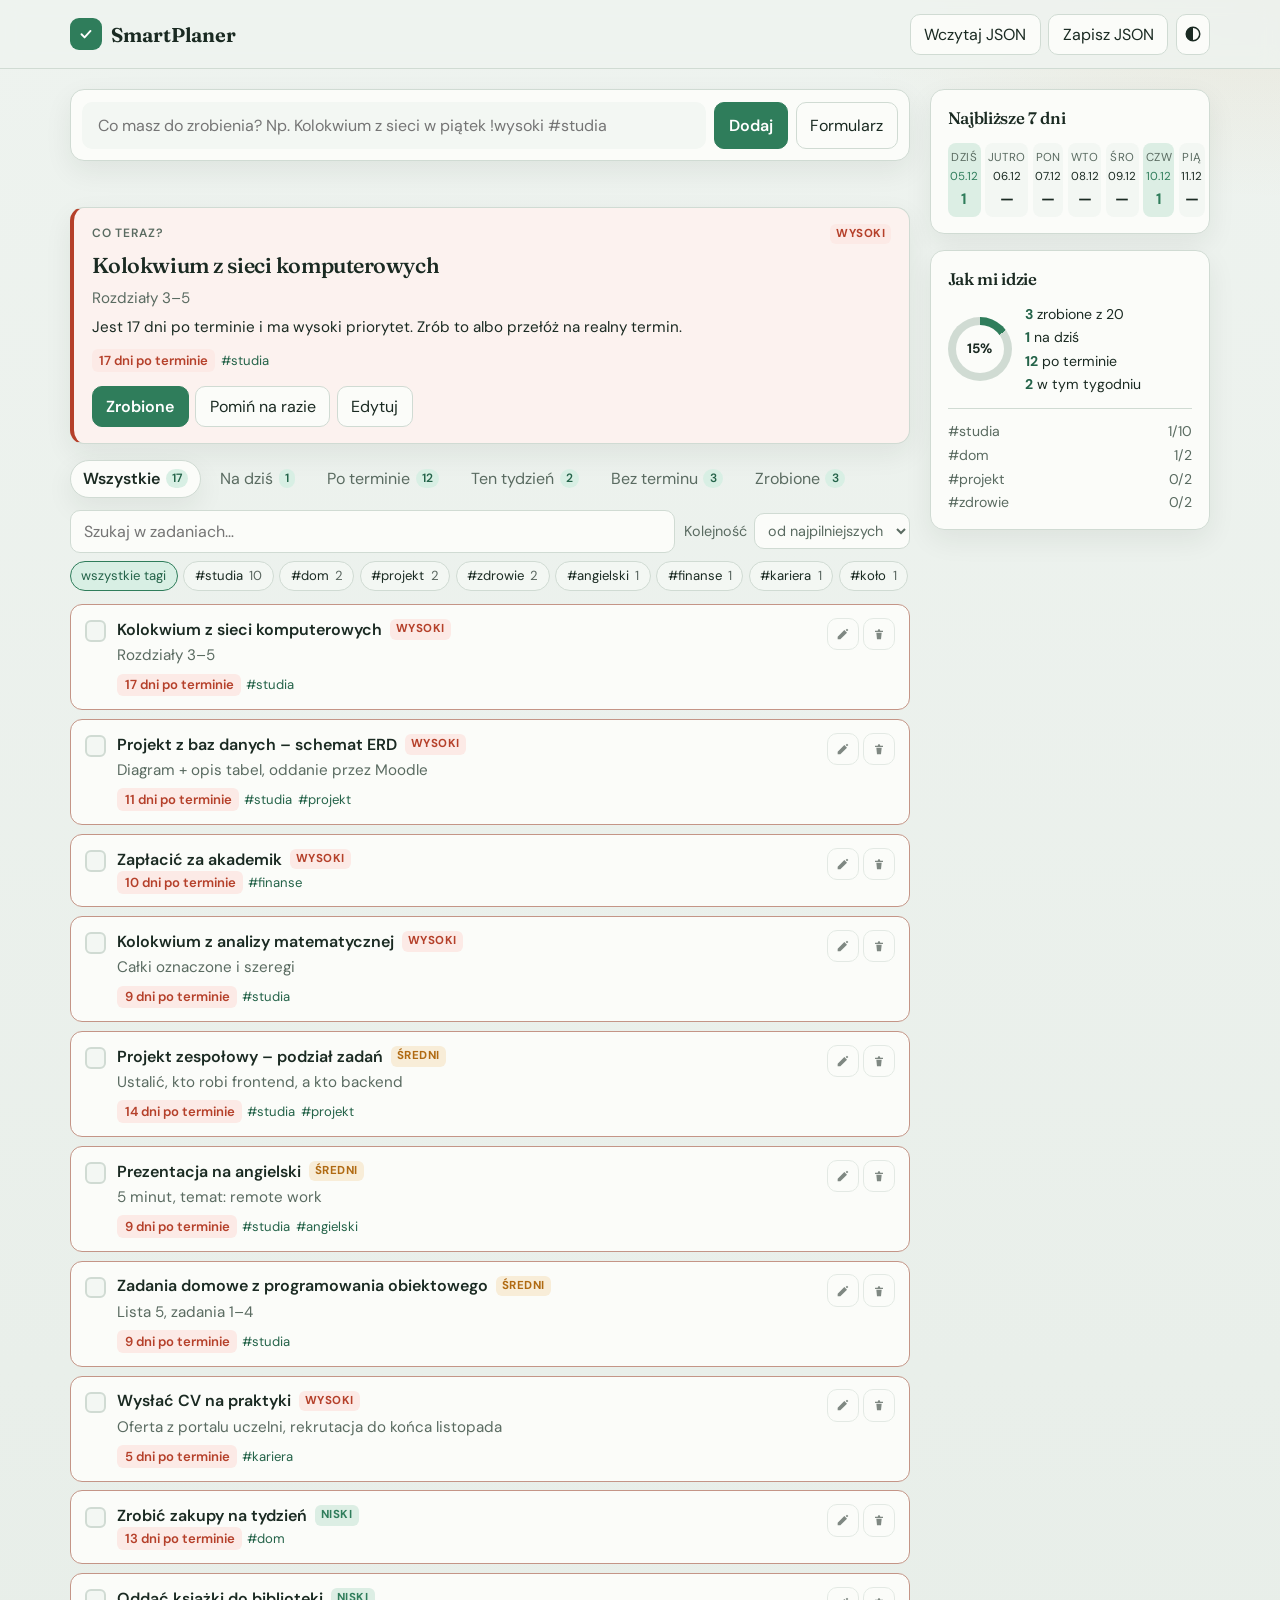
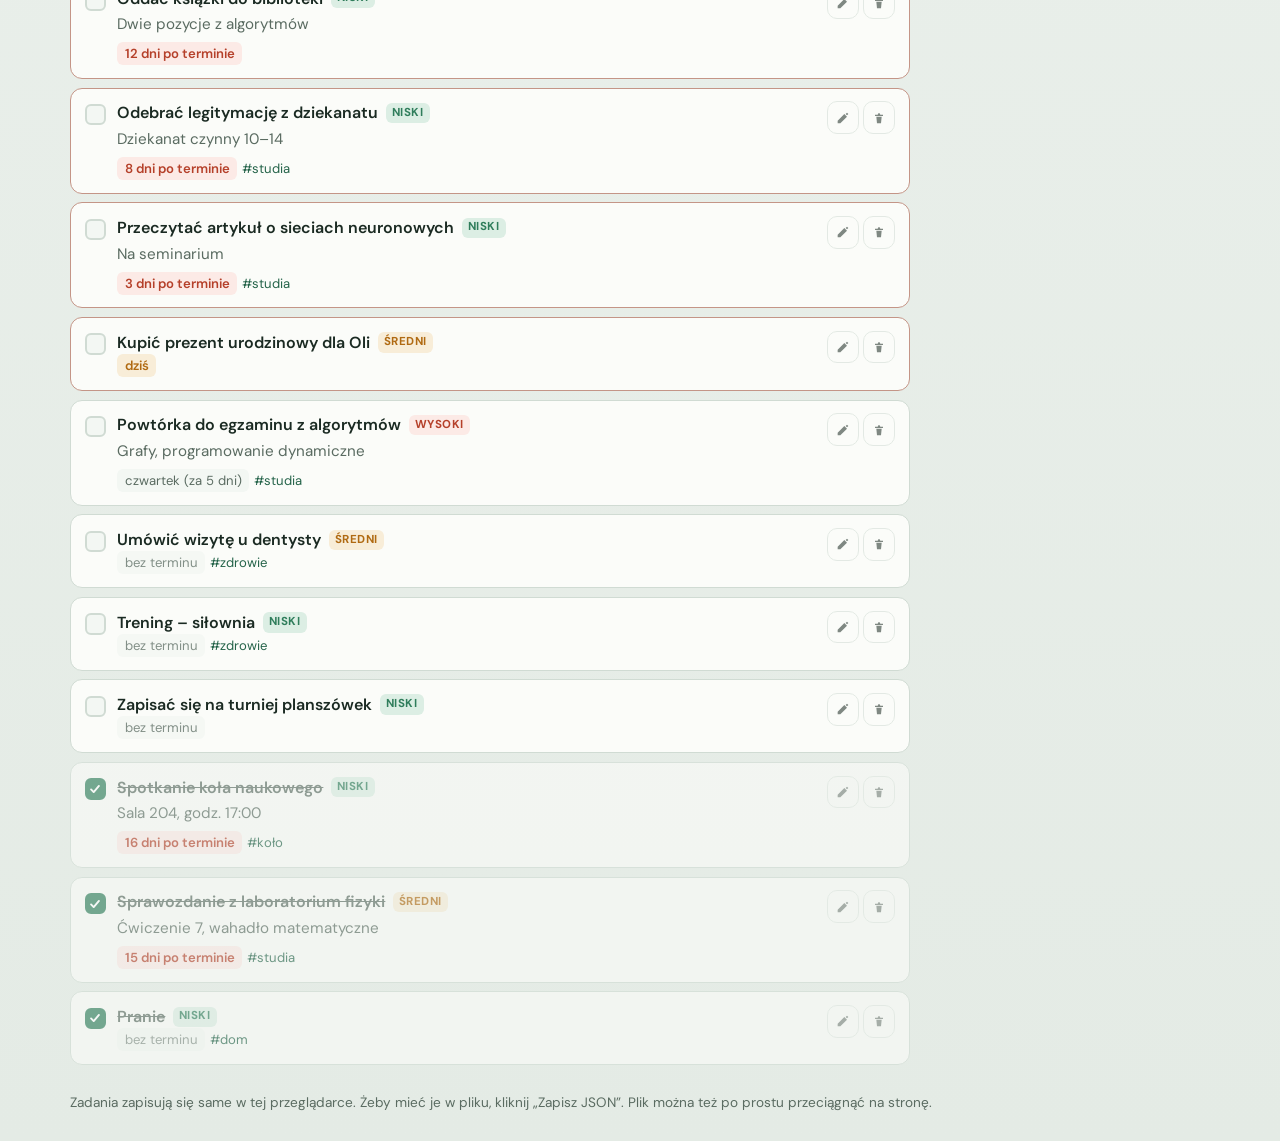
<file: index.html>
<!DOCTYPE html>
<html lang="pl">
<head>
  <meta charset="utf-8">
  <meta name="viewport" content="width=device-width, initial-scale=1">
  <title>SmartPlaner – planner zadań dla studenta</title>
  <link rel="icon" href="data:image/svg+xml,%3Csvg xmlns='http://www.w3.org/2000/svg' viewBox='0 0 32 32'%3E%3Crect width='32' height='32' rx='8' fill='%232f7d5b'/%3E%3Cpath d='M9 16.5l5 5 9-10' fill='none' stroke='white' stroke-width='3.2' stroke-linecap='round' stroke-linejoin='round'/%3E%3C/svg%3E">
  <link rel="stylesheet" href="css/style.css">
</head>
<body>

<header class="gora">
  <div class="gora-srodek">
    <div class="logo">
      <span class="logo-znak" aria-hidden="true">
        <svg viewBox="0 0 32 32" width="18" height="18"><path d="M8 16.5l5.5 5.5L24 10.5" fill="none" stroke="currentColor" stroke-width="3.4" stroke-linecap="round" stroke-linejoin="round"/></svg>
      </span>
      <span>SmartPlaner</span>
    </div>
    <div class="gora-akcje">
      <button type="button" id="btn-wczytaj" class="przycisk">Wczytaj JSON</button>
      <button type="button" id="btn-zapisz" class="przycisk">Zapisz JSON</button>
      <button type="button" id="btn-motyw" class="przycisk sama-ikona" title="Jasny / ciemny motyw" aria-label="Przełącz motyw">
        <svg viewBox="0 0 24 24" width="18" height="18" aria-hidden="true"><circle cx="12" cy="12" r="9" fill="none" stroke="currentColor" stroke-width="2"/><path d="M12 3a9 9 0 0 0 0 18z" fill="currentColor"/></svg>
      </button>
      <input type="file" id="plik" accept=".json,application/json" hidden>
    </div>
  </div>
</header>

<main class="uklad">
  <section class="glowna">

    <form id="szybkie" class="szybkie" autocomplete="off">
      <input id="szybkie-pole" type="text" maxlength="300"
             placeholder="Co masz do zrobienia? Np. Kolokwium z sieci w piątek !wysoki #studia"
             aria-label="Szybkie dodawanie zadania">
      <button type="submit" class="przycisk glowny">Dodaj</button>
      <button type="button" id="btn-formularz" class="przycisk" title="Dodaj przez formularz ze wszystkimi polami">Formularz</button>
    </form>
    <div id="szybkie-podglad" class="podglad" aria-live="polite"></div>

    <div id="komunikat" class="komunikat" hidden></div>

    <div id="co-teraz"></div>

    <nav id="zakladki" class="zakladki" aria-label="Widoki"></nav>

    <div class="narzedzia">
      <input id="szukaj" type="search" placeholder="Szukaj w zadaniach…" aria-label="Szukaj">
      <label class="sortowanie">
        <span>Kolejność</span>
        <select id="sortowanie">
          <option value="smart">od najpilniejszych</option>
          <option value="termin">wg terminu</option>
          <option value="priorytet">wg priorytetu</option>
          <option value="tytul">alfabetycznie</option>
        </select>
      </label>
    </div>
    <div id="filtry" class="filtry"></div>

    <ul id="lista" class="lista"></ul>
    <div id="pusto" class="pusto" hidden></div>
  </section>

  <aside class="bok">
    <section class="karta">
      <h2>Najbliższe 7 dni</h2>
      <div id="tydzien" class="tydzien"></div>
      <p id="tydzien-uwaga" class="tydzien-uwaga" hidden></p>
    </section>
    <section class="karta">
      <h2>Jak mi idzie</h2>
      <div id="statystyki"></div>
    </section>
  </aside>
</main>

<footer class="stopka">
  Zadania zapisują się same w tej przeglądarce. Żeby mieć je w pliku, kliknij „Zapisz JSON”.
  Plik można też po prostu przeciągnąć na stronę.
</footer>

<dialog id="okno-zadanie" class="okno">
  <form id="formularz" novalidate>
    <h2 id="okno-naglowek">Nowe zadanie</h2>

    <label class="pole">
      <span>Tytuł</span>
      <input id="f-tytul" type="text" maxlength="200" required>
    </label>

    <label class="pole">
      <span>Opis <small>(nieobowiązkowy)</small></span>
      <textarea id="f-opis" rows="3"></textarea>
    </label>

    <div class="pole">
      <label for="f-termin"><span>Termin</span></label>
      <div class="termin-rzad">
        <input id="f-termin" type="date">
        <div class="szybkie-daty">
          <button type="button" data-dni="0">dziś</button>
          <button type="button" data-dni="1">jutro</button>
          <button type="button" data-dni="7">za tydzień</button>
          <button type="button" data-dni="">bez terminu</button>
        </div>
      </div>
    </div>

    <fieldset class="pole priorytety">
      <legend>Priorytet</legend>
      <label><input type="radio" name="priorytet" value="niski"><span>niski</span></label>
      <label><input type="radio" name="priorytet" value="sredni"><span>średni</span></label>
      <label><input type="radio" name="priorytet" value="wysoki"><span>wysoki</span></label>
    </fieldset>

    <label class="pole">
      <span>Tagi <small>(po przecinku)</small></span>
      <input id="f-tagi" type="text" placeholder="np. studia, projekt">
    </label>
    <div id="f-tagi-podpowiedzi" class="podpowiedzi-tagow"></div>

    <div class="okno-akcje">
      <button type="button" id="f-anuluj" class="przycisk">Anuluj</button>
      <button type="submit" class="przycisk glowny">Zapisz</button>
    </div>
  </form>
</dialog>

<dialog id="okno-import" class="okno">
  <h2>Co zrobić z obecną listą?</h2>
  <p id="import-opis"></p>
  <div class="okno-akcje">
    <button type="button" id="import-anuluj" class="przycisk">Anuluj</button>
    <button type="button" id="import-dopisz" class="przycisk">Dopisz do obecnych</button>
    <button type="button" id="import-zastap" class="przycisk glowny">Zastąp obecne</button>
  </div>
</dialog>

<div id="toast" class="toast" role="status" hidden></div>

<script src="js/daty.js"></script>
<script src="js/parser.js"></script>
<script src="js/smart.js"></script>
<script src="js/dane.js"></script>
<script src="js/przyklad.js"></script>
<script src="js/app.js"></script>
</body>
</html>
</file>
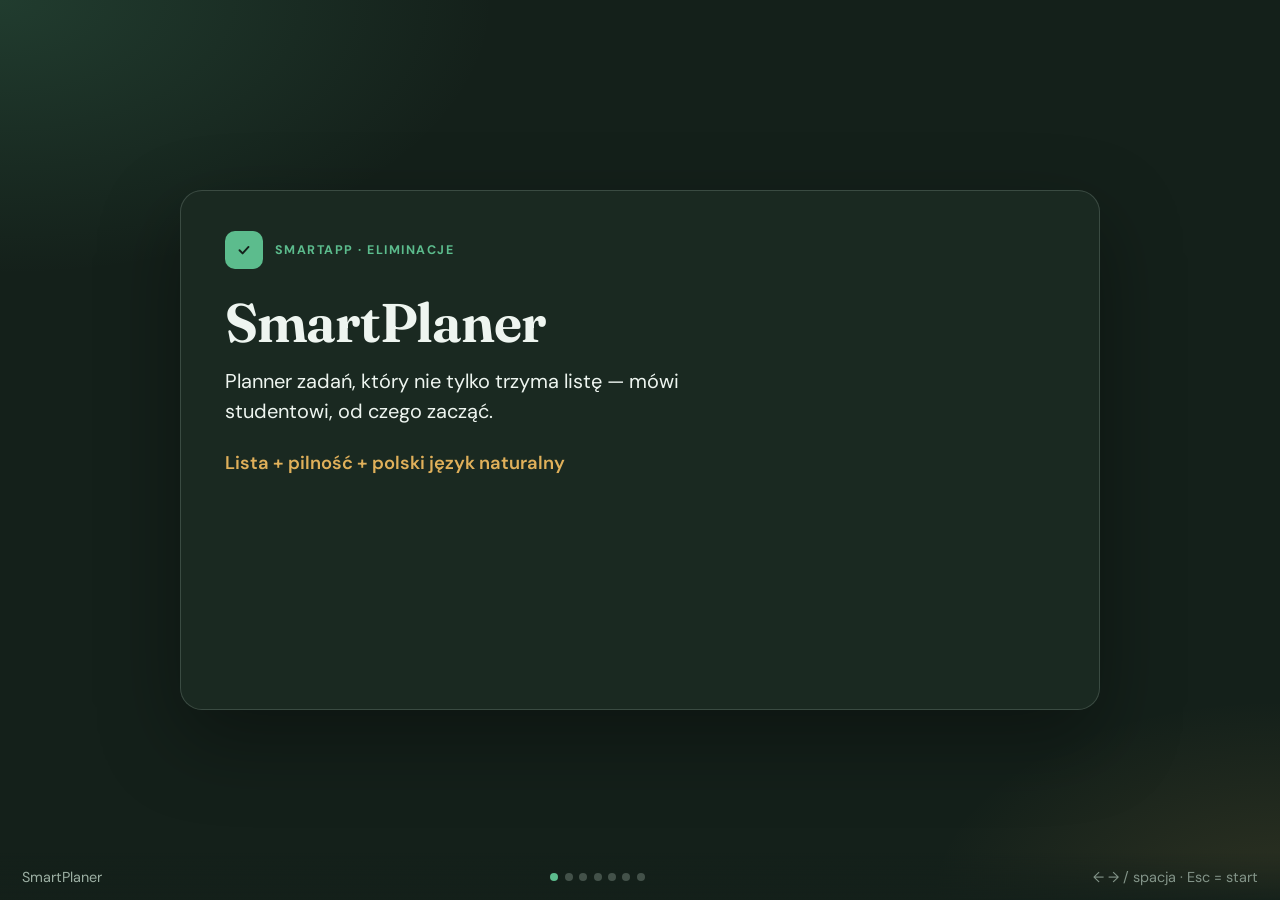
<file: prezentacja/index.html>
<!DOCTYPE html>
<html lang="pl">
<head>
  <meta charset="utf-8">
  <meta name="viewport" content="width=device-width, initial-scale=1">
  <title>SmartPlaner – prezentacja (2 min)</title>
  <link rel="preconnect" href="https://fonts.googleapis.com">
  <link rel="preconnect" href="https://fonts.gstatic.com" crossorigin>
  <link href="https://fonts.googleapis.com/css2?family=DM+Sans:wght@400;500;600;700&family=Fraunces:opsz,wght@9..144,550;9..144,650&display=swap" rel="stylesheet">
  <style>
    :root {
      --bg: #14201a;
      --panel: #1c2b23;
      --ink: #eef5f0;
      --muted: #9db0a4;
      --accent: #5cbc8d;
      --accent-2: #e0b05a;
      --danger: #f08a76;
    }

    * { box-sizing: border-box; margin: 0; padding: 0; }

    html, body {
      height: 100%;
      background: var(--bg);
      color: var(--ink);
      font-family: "DM Sans", system-ui, sans-serif;
    }

    body {
      overflow: hidden;
      background:
        radial-gradient(900px 500px at 0% 0%, rgba(92, 188, 141, 0.18), transparent 55%),
        radial-gradient(700px 400px at 100% 100%, rgba(224, 176, 90, 0.12), transparent 50%),
        var(--bg);
    }

    .deck {
      height: 100%;
      display: grid;
      place-items: center;
      padding: 2rem;
    }

    .slide {
      display: none;
      width: min(920px, 100%);
      min-height: min(520px, 70vh);
      background: color-mix(in srgb, var(--panel) 88%, transparent);
      border: 1px solid rgba(157, 176, 164, 0.25);
      border-radius: 22px;
      padding: 2.5rem 2.75rem;
      box-shadow: 0 30px 80px rgba(0, 0, 0, 0.35);
      animation: in 0.35s ease;
    }

    .slide.active { display: block; }

    @keyframes in {
      from { opacity: 0; transform: translateY(10px); }
      to { opacity: 1; transform: none; }
    }

    .eyebrow {
      color: var(--accent);
      text-transform: uppercase;
      letter-spacing: 0.12em;
      font-size: 0.78rem;
      font-weight: 700;
      margin-bottom: 0.85rem;
    }

    h1, h2 {
      font-family: "Fraunces", Georgia, serif;
      font-weight: 650;
      letter-spacing: -0.02em;
      line-height: 1.15;
    }

    h1 { font-size: clamp(2.4rem, 5vw, 3.4rem); margin-bottom: 0.7rem; }
    h2 { font-size: clamp(1.7rem, 3.5vw, 2.3rem); margin-bottom: 1rem; }

    p, li {
      font-size: 1.15rem;
      line-height: 1.5;
      color: var(--muted);
    }

    .lead { color: var(--ink); font-size: 1.25rem; max-width: 36ch; }

    ul {
      list-style: none;
      display: grid;
      gap: 0.7rem;
      margin-top: 0.5rem;
    }

    li {
      position: relative;
      padding-left: 1.2rem;
      color: var(--ink);
    }

    li::before {
      content: "";
      position: absolute;
      left: 0;
      top: 0.55em;
      width: 0.45rem;
      height: 0.45rem;
      border-radius: 50%;
      background: var(--accent);
    }

    .grid-2 {
      display: grid;
      grid-template-columns: 1fr 1fr;
      gap: 1.25rem;
      margin-top: 1.25rem;
    }

    .card {
      background: rgba(255, 255, 255, 0.03);
      border: 1px solid rgba(157, 176, 164, 0.2);
      border-radius: 14px;
      padding: 1.1rem 1.2rem;
    }

    .card strong {
      display: block;
      color: var(--accent);
      margin-bottom: 0.35rem;
      font-size: 0.95rem;
    }

    .card p { font-size: 1rem; color: var(--ink); }

    .example {
      margin-top: 1.25rem;
      font-family: ui-monospace, Consolas, monospace;
      background: #0f1713;
      border-radius: 12px;
      padding: 1rem 1.1rem;
      color: var(--accent-2);
      font-size: 1.05rem;
    }

    .example span { color: var(--accent); }

    .big-number {
      font-family: "Fraunces", Georgia, serif;
      font-size: 3.5rem;
      color: var(--accent);
      line-height: 1;
      margin: 0.4rem 0;
    }

    .footer-bar {
      position: fixed;
      left: 0;
      right: 0;
      bottom: 0;
      display: flex;
      justify-content: space-between;
      align-items: center;
      padding: 0.9rem 1.4rem;
      color: var(--muted);
      font-size: 0.9rem;
      background: linear-gradient(transparent, rgba(20, 32, 26, 0.9));
    }

    .dots { display: flex; gap: 0.4rem; }
    .dot {
      width: 0.5rem;
      height: 0.5rem;
      border-radius: 50%;
      background: rgba(157, 176, 164, 0.35);
    }
    .dot.on { background: var(--accent); }

    .nav-hint { opacity: 0.8; }

    .logo-row {
      display: flex;
      align-items: center;
      gap: 0.7rem;
      margin-bottom: 1.4rem;
    }

    .logo-mark {
      width: 2.4rem;
      height: 2.4rem;
      border-radius: 10px;
      background: var(--accent);
      display: grid;
      place-items: center;
    }

    .logo-mark svg { color: #14201a; }

    .tagline {
      margin-top: 1.5rem;
      color: var(--accent-2);
      font-weight: 600;
    }

    @media (max-width: 700px) {
      .slide { padding: 1.5rem; min-height: auto; }
      .grid-2 { grid-template-columns: 1fr; }
      .nav-hint { display: none; }
    }
  </style>
</head>
<body>
  <div class="deck">

    <section class="slide active" data-n="0">
      <div class="logo-row">
        <span class="logo-mark" aria-hidden="true">
          <svg viewBox="0 0 32 32" width="18" height="18"><path d="M8 16.5l5.5 5.5L24 10.5" fill="none" stroke="currentColor" stroke-width="3.4" stroke-linecap="round" stroke-linejoin="round"/></svg>
        </span>
        <span class="eyebrow" style="margin:0">SmartApp · eliminacje</span>
      </div>
      <h1>SmartPlaner</h1>
      <p class="lead">Planner zadań, który nie tylko trzyma listę — mówi studentowi, od czego zacząć.</p>
      <p class="tagline">Lista + pilność + polski język naturalny</p>
    </section>

    <section class="slide" data-n="1">
      <p class="eyebrow">Problem</p>
      <h2>Student ma 20 rzeczy na głowie.<br>Nie wie, którą ruszyć pierwszą.</h2>
      <ul>
        <li>Kolokwia, projekty, akademik, dentysta — wszystko naraz</li>
        <li>Zwykłe to-do pokazuje listę, ale nie kolejność</li>
        <li>Dodawanie przez formularz zajmuje dłużej niż samo zadanie</li>
      </ul>
    </section>

    <section class="slide" data-n="2">
      <p class="eyebrow">Wymagania — zrobione</p>
      <h2>Pełny CRUD + JSON</h2>
      <div class="grid-2">
        <div class="card">
          <strong>Zadania</strong>
          <p>Lista, dodawanie, edycja, wykreślanie, usuwanie.</p>
        </div>
        <div class="card">
          <strong>Plik</strong>
          <p>Wczytanie i zapis w formacie z zadania (`wersja` + `zadania`).</p>
        </div>
        <div class="card">
          <strong>Import</strong>
          <p>Przycisk, przeciąganie pliku, dopisz albo zastąp.</p>
        </div>
        <div class="card">
          <strong>Lokalnie</strong>
          <p>Działa offline w przeglądarce, zapis w localStorage.</p>
        </div>
      </div>
    </section>

    <section class="slide" data-n="3">
      <p class="eyebrow">Nasz wkład #1</p>
      <h2>„Co teraz?”</h2>
      <p class="lead">Jeden ekran, jedno zadanie, jedno zdanie dlaczego akurat to.</p>
      <ul>
        <li>Pilność z terminu + priorytetu (kolokwium „pali się” wcześniej niż pranie)</li>
        <li>Po terminie i „na dziś” lecą na górę</li>
        <li>Przycisk „Pomiń na razie” → następna rzecz z kolejki</li>
      </ul>
    </section>

    <section class="slide" data-n="4">
      <p class="eyebrow">Nasz wkład #2</p>
      <h2>Dodawanie jak w notatniku</h2>
      <p>Jedno pole. Resztę wyciągamy z tekstu.</p>
      <div class="example">
        Kolokwium z sieci <span>w piątek</span> <span>!wysoki</span> <span>#studia</span>
      </div>
      <ul style="margin-top:1.2rem">
        <li>„dziś / jutro / w piątek / 26.11 / za 3 dni”</li>
        <li>`!wysoki` `!sredni` `!niski` oraz `#tagi`</li>
      </ul>
    </section>

    <section class="slide" data-n="5">
      <p class="eyebrow">Nasz wkład #3</p>
      <h2>Tydzień obciążenia + statystyki</h2>
      <div class="grid-2">
        <div class="card">
          <strong>7 dni naprzód</strong>
          <p>Widać, który dzień jest przeładowany — ostrzeżenie zanim będzie za późno.</p>
        </div>
        <div class="card">
          <strong>Jak mi idzie</strong>
          <p>Procent zrobionych, po terminie, na dziś. Tempo, nie tylko lista.</p>
        </div>
      </div>
      <p style="margin-top:1.2rem">Plus: widoki „Na dziś / Po terminie”, filtry tagów, sortowanie smart.</p>
    </section>

    <section class="slide" data-n="6">
      <p class="eyebrow">Podsumowanie</p>
      <h2>SmartPlaner w 3 punktach</h2>
      <div class="big-number">1 → 2 → 3</div>
      <ul>
        <li><strong style="color:var(--ink)">Dodaj</strong> zdaniem po polsku</li>
        <li><strong style="color:var(--ink)">Zrób</strong> to, co podpowiada „Co teraz?”</li>
        <li><strong style="color:var(--ink)">Oddaj</strong> JSON w formacie z zadania</li>
      </ul>
      <p class="tagline">Dziękujemy — chętnie pokażemy live demo.</p>
    </section>

  </div>

  <div class="footer-bar">
    <span>SmartPlaner</span>
    <div class="dots" id="dots"></div>
    <span class="nav-hint">← → / spacja · Esc = start</span>
  </div>

  <script>
    const slides = [...document.querySelectorAll('.slide')];
    const dots = document.getElementById('dots');
    let i = 0;

    slides.forEach((_, n) => {
      const d = document.createElement('span');
      d.className = 'dot' + (n === 0 ? ' on' : '');
      dots.appendChild(d);
    });

    function show(n) {
      i = (n + slides.length) % slides.length;
      slides.forEach((s, k) => s.classList.toggle('active', k === i));
      [...dots.children].forEach((d, k) => d.classList.toggle('on', k === i));
    }

    window.addEventListener('keydown', (e) => {
      if (e.key === 'ArrowRight' || e.key === ' ' || e.key === 'PageDown') {
        e.preventDefault();
        show(i + 1);
      } else if (e.key === 'ArrowLeft' || e.key === 'PageUp') {
        e.preventDefault();
        show(i - 1);
      } else if (e.key === 'Home' || e.key === 'Escape') {
        show(0);
      } else if (e.key === 'End') {
        show(slides.length - 1);
      }
    });

    document.body.addEventListener('click', (e) => {
      if (e.target.closest('a,button')) return;
      show(e.clientX > window.innerWidth / 2 ? i + 1 : i - 1);
    });
  </script>
</body>
</html>
</file>
<file: css/style.css>
/* SmartPlaner – wygląd aplikacji
   Kolory: zielony campusowy + ciepły papier. Bez fioletu „AI default”. */

@import url('https://fonts.googleapis.com/css2?family=DM+Sans:ital,opsz,wght@0,9..40,400;0,9..40,500;0,9..40,600;0,9..40,700;1,9..40,400&family=Fraunces:opsz,wght@9..144,550;9..144,650&display=swap');

:root,
[data-motyw="jasny"] {
  --tlo: #eef3ef;
  --tlo-2: #e4ebe5;
  --papier: #fbfcf9;
  --papier-2: #f3f7f3;
  --atrament: #1a2a22;
  --wyciszony: #5a6b61;
  --linia: #d0dbd3;
  --akcent: #2f7d5b;
  --akcent-ciemny: #246349;
  --akcent-jasny: #d8efe4;
  --ogien: #b5402a;
  --ogien-tlo: #fceae6;
  --pilne: #b06a12;
  --pilne-tlo: #f8edd8;
  --ok: #2f7d5b;
  --ok-tlo: #dceee4;
  --cien: 0 10px 28px rgba(26, 42, 34, 0.07);
  --promien: 14px;
  --czcionka: "DM Sans", system-ui, sans-serif;
  --wyswietlacz: "Fraunces", Georgia, serif;
}

[data-motyw="ciemny"] {
  --tlo: #121916;
  --tlo-2: #1a2420;
  --papier: #1e2923;
  --papier-2: #243029;
  --atrament: #e8f0ea;
  --wyciszony: #9aada1;
  --linia: #314038;
  --akcent: #5cbc8d;
  --akcent-ciemny: #79d0a5;
  --akcent-jasny: #243a30;
  --ogien: #f08a76;
  --ogien-tlo: #3a221d;
  --pilne: #e0b05a;
  --pilne-tlo: #3a2e18;
  --ok: #5cbc8d;
  --ok-tlo: #1f352a;
  --cien: 0 12px 30px rgba(0, 0, 0, 0.35);
}

*,
*::before,
*::after {
  box-sizing: border-box;
}

html {
  font-size: 16px;
}

body {
  margin: 0;
  min-height: 100vh;
  font-family: var(--czcionka);
  color: var(--atrament);
  background:
    radial-gradient(1200px 500px at 10% -10%, rgba(47, 125, 91, 0.12), transparent 55%),
    radial-gradient(900px 400px at 100% 0%, rgba(176, 106, 18, 0.08), transparent 50%),
    linear-gradient(180deg, var(--tlo), var(--tlo-2));
  line-height: 1.45;
}

body.przeciaganie::after {
  content: "Upuść plik JSON, żeby wczytać zadania";
  position: fixed;
  inset: 12px;
  z-index: 1000;
  display: grid;
  place-items: center;
  border: 2px dashed var(--akcent);
  border-radius: 18px;
  background: color-mix(in srgb, var(--papier) 88%, transparent);
  color: var(--akcent-ciemny);
  font-weight: 600;
  font-size: 1.15rem;
  pointer-events: none;
}

button,
input,
select,
textarea {
  font: inherit;
  color: inherit;
}

button {
  cursor: pointer;
}

h1, h2, h3 {
  font-family: var(--wyswietlacz);
  font-weight: 550;
  letter-spacing: -0.02em;
  margin: 0;
}

/* --- Góra --- */
.gora {
  position: sticky;
  top: 0;
  z-index: 20;
  backdrop-filter: blur(10px);
  background: color-mix(in srgb, var(--tlo) 82%, transparent);
  border-bottom: 1px solid var(--linia);
}

.gora-srodek {
  max-width: 1180px;
  margin: 0 auto;
  padding: 0.85rem 1.25rem;
  display: flex;
  align-items: center;
  justify-content: space-between;
  gap: 1rem;
}

.logo {
  display: flex;
  align-items: center;
  gap: 0.55rem;
  font-family: var(--wyswietlacz);
  font-size: 1.25rem;
  font-weight: 650;
}

.logo-znak {
  display: grid;
  place-items: center;
  width: 2rem;
  height: 2rem;
  border-radius: 9px;
  background: var(--akcent);
  color: #fff;
}

.gora-akcje {
  display: flex;
  flex-wrap: wrap;
  gap: 0.45rem;
}

/* --- Przyciski --- */
.przycisk {
  appearance: none;
  border: 1px solid var(--linia);
  background: var(--papier);
  color: var(--atrament);
  border-radius: 10px;
  padding: 0.5rem 0.85rem;
  transition: background 0.15s, border-color 0.15s, transform 0.1s;
}

.przycisk:hover {
  background: var(--papier-2);
  border-color: color-mix(in srgb, var(--akcent) 40%, var(--linia));
}

.przycisk:active {
  transform: translateY(1px);
}

.przycisk.glowny {
  background: var(--akcent);
  border-color: var(--akcent);
  color: #fff;
  font-weight: 600;
}

.przycisk.glowny:hover {
  background: var(--akcent-ciemny);
  border-color: var(--akcent-ciemny);
}

.przycisk.sama-ikona {
  padding: 0.45rem;
  display: inline-grid;
  place-items: center;
}

.przycisk.niebezpieczny:hover {
  color: var(--ogien);
  border-color: color-mix(in srgb, var(--ogien) 45%, var(--linia));
  background: var(--ogien-tlo);
}

/* --- Układ --- */
.uklad {
  max-width: 1180px;
  margin: 0 auto;
  padding: 1.25rem;
  display: grid;
  grid-template-columns: minmax(0, 1fr) 280px;
  gap: 1.25rem;
  align-items: start;
}

.glowna {
  min-width: 0;
}

.bok {
  display: flex;
  flex-direction: column;
  gap: 1rem;
  position: sticky;
  top: 4.5rem;
}

.karta {
  background: var(--papier);
  border: 1px solid var(--linia);
  border-radius: var(--promien);
  padding: 1rem 1.05rem;
  box-shadow: var(--cien);
}

.karta h2 {
  font-size: 1.05rem;
  margin-bottom: 0.75rem;
}

/* --- Szybkie dodawanie --- */
.szybkie {
  display: grid;
  grid-template-columns: 1fr auto auto;
  gap: 0.5rem;
  background: var(--papier);
  border: 1px solid var(--linia);
  border-radius: var(--promien);
  padding: 0.7rem;
  box-shadow: var(--cien);
}

.szybkie input[type="text"] {
  border: 1px solid transparent;
  background: var(--papier-2);
  border-radius: 10px;
  padding: 0.7rem 0.9rem;
  outline: none;
}

.szybkie input[type="text"]:focus {
  border-color: var(--akcent);
  background: var(--papier);
}

.podglad {
  min-height: 1.4rem;
  margin: 0.45rem 0 0.2rem;
  display: flex;
  flex-wrap: wrap;
  gap: 0.35rem;
  align-items: center;
  font-size: 0.88rem;
  color: var(--wyciszony);
}

.podpowiedz {
  color: var(--wyciszony);
}

.chip {
  appearance: none;
  border: 1px solid var(--linia);
  background: var(--papier-2);
  border-radius: 999px;
  padding: 0.25rem 0.65rem;
  font-size: 0.82rem;
  color: var(--atrament);
}

.chip.aktywny,
.chip:hover {
  border-color: var(--akcent);
  background: var(--akcent-jasny);
  color: var(--akcent-ciemny);
}

.chip span {
  opacity: 0.7;
  margin-left: 0.15rem;
}

.komunikat {
  margin: 0.75rem 0 0;
  padding: 0.7rem 0.9rem;
  border-radius: 10px;
  background: var(--pilne-tlo);
  color: var(--pilne);
  border: 1px solid color-mix(in srgb, var(--pilne) 30%, transparent);
}

.komunikat.uwaga {
  background: var(--ogien-tlo);
  color: var(--ogien);
}

/* --- Co teraz --- */
#co-teraz {
  margin: 1rem 0;
}

.co-teraz {
  background: var(--papier);
  border: 1px solid var(--linia);
  border-left: 4px solid var(--akcent);
  border-radius: var(--promien);
  padding: 1rem 1.1rem;
  box-shadow: var(--cien);
  animation: wejscie 0.35s ease;
}

.co-teraz.poziom-ogien { border-left-color: var(--ogien); background: color-mix(in srgb, var(--ogien-tlo) 55%, var(--papier)); }
.co-teraz.poziom-pilne { border-left-color: var(--pilne); }
.co-teraz.poziom-wkrotce { border-left-color: var(--akcent); }
.co-teraz.puste { border-left-color: var(--linia); color: var(--wyciszony); }

.co-teraz-nag {
  display: flex;
  justify-content: space-between;
  align-items: center;
  gap: 0.5rem;
  margin-bottom: 0.35rem;
}

.etykieta {
  font-size: 0.75rem;
  text-transform: uppercase;
  letter-spacing: 0.08em;
  color: var(--wyciszony);
  font-weight: 600;
}

.co-teraz h2 {
  font-size: 1.35rem;
  margin: 0.15rem 0 0.35rem;
}

.co-teraz .opis,
.zadanie .opis {
  margin: 0.2rem 0 0.45rem;
  color: var(--wyciszony);
  font-size: 0.95rem;
}

.co-teraz .powod {
  margin: 0.35rem 0 0.7rem;
  font-size: 0.95rem;
}

.co-teraz-meta,
.meta {
  display: flex;
  flex-wrap: wrap;
  gap: 0.35rem;
  align-items: center;
}

.co-teraz-akcje {
  display: flex;
  flex-wrap: wrap;
  gap: 0.4rem;
  margin-top: 0.85rem;
}

@keyframes wejscie {
  from { opacity: 0; transform: translateY(6px); }
  to { opacity: 1; transform: none; }
}

/* --- Zakładki / narzędzia --- */
.zakladki {
  display: flex;
  flex-wrap: wrap;
  gap: 0.35rem;
  margin-bottom: 0.75rem;
}

.zakladka {
  appearance: none;
  border: 1px solid transparent;
  background: transparent;
  border-radius: 999px;
  padding: 0.4rem 0.75rem;
  color: var(--wyciszony);
  display: inline-flex;
  align-items: center;
  gap: 0.35rem;
}

.zakladka:hover {
  background: color-mix(in srgb, var(--papier) 70%, transparent);
  color: var(--atrament);
}

.zakladka.aktywna {
  background: var(--papier);
  border-color: var(--linia);
  color: var(--atrament);
  font-weight: 600;
  box-shadow: var(--cien);
}

.licznik {
  font-size: 0.75rem;
  background: var(--akcent-jasny);
  color: var(--akcent-ciemny);
  border-radius: 999px;
  padding: 0.05rem 0.4rem;
  font-weight: 600;
}

.narzedzia {
  display: flex;
  flex-wrap: wrap;
  gap: 0.6rem;
  margin-bottom: 0.55rem;
  align-items: center;
}

.narzedzia input[type="search"] {
  flex: 1 1 200px;
  border: 1px solid var(--linia);
  background: var(--papier);
  border-radius: 10px;
  padding: 0.55rem 0.8rem;
  outline: none;
}

.narzedzia input[type="search"]:focus {
  border-color: var(--akcent);
}

.sortowanie {
  display: flex;
  align-items: center;
  gap: 0.4rem;
  color: var(--wyciszony);
  font-size: 0.9rem;
}

.sortowanie select {
  border: 1px solid var(--linia);
  background: var(--papier);
  border-radius: 10px;
  padding: 0.45rem 0.6rem;
}

.filtry {
  display: flex;
  flex-wrap: wrap;
  gap: 0.35rem;
  margin-bottom: 0.85rem;
}

/* --- Lista zadań --- */
.lista {
  list-style: none;
  margin: 0;
  padding: 0;
  display: flex;
  flex-direction: column;
  gap: 0.55rem;
}

.zadanie {
  display: grid;
  grid-template-columns: auto 1fr auto;
  gap: 0.7rem;
  align-items: start;
  background: var(--papier);
  border: 1px solid var(--linia);
  border-radius: 12px;
  padding: 0.8rem 0.85rem;
  animation: wejscie 0.28s ease;
}

.zadanie.poziom-ogien { border-color: color-mix(in srgb, var(--ogien) 45%, var(--linia)); }
.zadanie.poziom-pilne { border-color: color-mix(in srgb, var(--pilne) 40%, var(--linia)); }
.zadanie.wykonane {
  opacity: 0.62;
}

.zadanie.wykonane .tytul {
  text-decoration: line-through;
  color: var(--wyciszony);
}

.check {
  position: relative;
  width: 1.35rem;
  height: 1.35rem;
  margin-top: 0.15rem;
}

.check input {
  position: absolute;
  inset: 0;
  opacity: 0;
  cursor: pointer;
  margin: 0;
}

.check span {
  display: block;
  width: 1.35rem;
  height: 1.35rem;
  border: 2px solid var(--linia);
  border-radius: 6px;
  background: var(--papier-2);
  transition: background 0.15s, border-color 0.15s;
}

.check input:checked + span {
  background: var(--akcent);
  border-color: var(--akcent);
  background-image: url("data:image/svg+xml,%3Csvg xmlns='http://www.w3.org/2000/svg' viewBox='0 0 16 16'%3E%3Cpath d='M3.5 8.5l3 3 6-7' fill='none' stroke='white' stroke-width='2.2' stroke-linecap='round' stroke-linejoin='round'/%3E%3C/svg%3E");
  background-size: 14px;
  background-position: center;
  background-repeat: no-repeat;
}

.check input:focus-visible + span {
  outline: 2px solid var(--akcent);
  outline-offset: 2px;
}

.tytul-rzad {
  display: flex;
  flex-wrap: wrap;
  gap: 0.45rem;
  align-items: center;
}

.tytul {
  font-weight: 600;
}

.priorytet {
  font-size: 0.72rem;
  text-transform: uppercase;
  letter-spacing: 0.04em;
  font-weight: 700;
  padding: 0.12rem 0.4rem;
  border-radius: 6px;
}

.priorytet.p-wysoki { background: var(--ogien-tlo); color: var(--ogien); }
.priorytet.p-sredni { background: var(--pilne-tlo); color: var(--pilne); }
.priorytet.p-niski { background: var(--ok-tlo); color: var(--ok); }

.termin {
  font-size: 0.82rem;
  padding: 0.12rem 0.45rem;
  border-radius: 6px;
  background: var(--papier-2);
  color: var(--wyciszony);
}

.termin.stan-po { background: var(--ogien-tlo); color: var(--ogien); font-weight: 600; }
.termin.stan-dzis { background: var(--pilne-tlo); color: var(--pilne); font-weight: 600; }
.termin.stan-blisko { background: var(--akcent-jasny); color: var(--akcent-ciemny); }
.termin.brak { opacity: 0.75; }

.tag {
  appearance: none;
  border: none;
  background: transparent;
  color: var(--akcent-ciemny);
  font-size: 0.82rem;
  padding: 0;
  cursor: pointer;
}

.tag:hover {
  text-decoration: underline;
}

.akcje {
  display: flex;
  gap: 0.25rem;
  opacity: 0.55;
  transition: opacity 0.15s;
}

.zadanie:hover .akcje,
.zadanie:focus-within .akcje {
  opacity: 1;
}

.pusto {
  text-align: center;
  color: var(--wyciszony);
  padding: 2rem 1rem;
  border: 1px dashed var(--linia);
  border-radius: var(--promien);
}

/* --- Bok: tydzień / statystyki --- */
.tydzien {
  display: grid;
  grid-template-columns: repeat(7, 1fr);
  gap: 0.3rem;
}

.dzien {
  display: flex;
  flex-direction: column;
  align-items: center;
  gap: 0.15rem;
  padding: 0.45rem 0.15rem;
  border-radius: 8px;
  background: var(--papier-2);
  font-size: 0.72rem;
  text-align: center;
}

.dzien-nazwa {
  text-transform: uppercase;
  letter-spacing: 0.03em;
  color: var(--wyciszony);
}

.dzien-ile {
  font-weight: 700;
  font-size: 0.95rem;
}

.dzien.stan-lekko { background: var(--ok-tlo); color: var(--ok); }
.dzien.stan-sporo { background: var(--pilne-tlo); color: var(--pilne); }
.dzien.stan-ciezko { background: var(--ogien-tlo); color: var(--ogien); }

.tydzien-uwaga {
  margin: 0.7rem 0 0;
  font-size: 0.85rem;
  color: var(--pilne);
  line-height: 1.35;
}

.stat-glowne {
  display: flex;
  gap: 0.85rem;
  align-items: center;
}

.stat-kolo {
  --p: 0;
  width: 64px;
  height: 64px;
  border-radius: 50%;
  background: conic-gradient(var(--akcent) calc(var(--p) * 1%), var(--linia) 0);
  display: grid;
  place-items: center;
  flex-shrink: 0;
}

.stat-kolo span {
  width: 48px;
  height: 48px;
  border-radius: 50%;
  background: var(--papier);
  display: grid;
  place-items: center;
  font-weight: 700;
  font-size: 0.85rem;
}

.stat-lista,
.stat-tagi {
  list-style: none;
  margin: 0;
  padding: 0;
  font-size: 0.88rem;
}

.stat-lista li + li,
.stat-tagi li + li {
  margin-top: 0.2rem;
}

.stat-lista strong {
  color: var(--akcent-ciemny);
}

.stat-tagi {
  margin-top: 0.85rem;
  padding-top: 0.75rem;
  border-top: 1px solid var(--linia);
}

.stat-tagi li {
  display: flex;
  justify-content: space-between;
  color: var(--wyciszony);
}

/* --- Stopka --- */
.stopka {
  max-width: 1180px;
  margin: 0 auto;
  padding: 0.5rem 1.25rem 1.75rem;
  color: var(--wyciszony);
  font-size: 0.85rem;
}

/* --- Dialogi --- */
.okno {
  border: 1px solid var(--linia);
  border-radius: 16px;
  padding: 0;
  background: var(--papier);
  color: var(--atrament);
  box-shadow: var(--cien);
  width: min(480px, calc(100vw - 2rem));
}

.okno::backdrop {
  background: rgba(18, 25, 22, 0.45);
  backdrop-filter: blur(2px);
}

.okno form,
#okno-import {
  padding: 1.15rem 1.2rem 1.2rem;
}

.okno h2 {
  font-size: 1.25rem;
  margin-bottom: 0.9rem;
}

#okno-import p {
  color: var(--wyciszony);
  margin: 0 0 1rem;
}

.pole {
  display: block;
  margin-bottom: 0.85rem;
}

.pole > span,
.pole legend,
.pole label span {
  display: block;
  font-size: 0.85rem;
  font-weight: 600;
  margin-bottom: 0.35rem;
}

.pole small {
  font-weight: 400;
  color: var(--wyciszony);
}

.pole input[type="text"],
.pole input[type="date"],
.pole textarea {
  width: 100%;
  border: 1px solid var(--linia);
  background: var(--papier-2);
  border-radius: 10px;
  padding: 0.55rem 0.7rem;
  outline: none;
  resize: vertical;
}

.pole input:focus,
.pole textarea:focus {
  border-color: var(--akcent);
  background: var(--papier);
}

.termin-rzad {
  display: flex;
  flex-direction: column;
  gap: 0.4rem;
}

.szybkie-daty {
  display: flex;
  flex-wrap: wrap;
  gap: 0.3rem;
}

.szybkie-daty button {
  appearance: none;
  border: 1px solid var(--linia);
  background: var(--papier);
  border-radius: 999px;
  padding: 0.25rem 0.6rem;
  font-size: 0.8rem;
  color: var(--wyciszony);
}

.szybkie-daty button:hover {
  border-color: var(--akcent);
  color: var(--akcent-ciemny);
}

.priorytety {
  border: none;
  padding: 0;
  margin: 0 0 0.85rem;
  display: grid;
  grid-template-columns: repeat(3, 1fr);
  gap: 0.4rem;
}

.priorytety legend {
  margin-bottom: 0.4rem;
}

.priorytety label {
  display: block;
  position: relative;
}

.priorytety input {
  position: absolute;
  opacity: 0;
}

.priorytety span {
  display: block;
  text-align: center;
  padding: 0.5rem;
  border: 1px solid var(--linia);
  border-radius: 10px;
  background: var(--papier-2);
  margin: 0 !important;
  font-weight: 500 !important;
  cursor: pointer;
}

.priorytety input:checked + span {
  border-color: var(--akcent);
  background: var(--akcent-jasny);
  color: var(--akcent-ciemny);
  font-weight: 700 !important;
}

.podpowiedzi-tagow {
  display: flex;
  flex-wrap: wrap;
  gap: 0.3rem;
  margin: -0.4rem 0 0.9rem;
}

.okno-akcje {
  display: flex;
  justify-content: flex-end;
  gap: 0.45rem;
  margin-top: 0.5rem;
}

/* --- Toast --- */
.toast {
  position: fixed;
  left: 50%;
  bottom: 1.25rem;
  transform: translateX(-50%);
  background: var(--atrament);
  color: var(--papier);
  padding: 0.65rem 1rem;
  border-radius: 999px;
  font-size: 0.9rem;
  box-shadow: var(--cien);
  z-index: 50;
  animation: wejscie 0.25s ease;
}

/* --- Responsywność --- */
@media (max-width: 900px) {
  .uklad {
    grid-template-columns: 1fr;
  }

  .bok {
    position: static;
    display: grid;
    grid-template-columns: 1fr 1fr;
  }
}

@media (max-width: 640px) {
  .szybkie {
    grid-template-columns: 1fr;
  }

  .bok {
    grid-template-columns: 1fr;
  }

  .gora-srodek {
    flex-direction: column;
    align-items: stretch;
  }

  .logo {
    justify-content: center;
  }

  .gora-akcje {
    justify-content: center;
  }

  .tydzien {
    grid-template-columns: repeat(7, minmax(0, 1fr));
  }

  .akcje {
    opacity: 1;
  }
}
</file>
